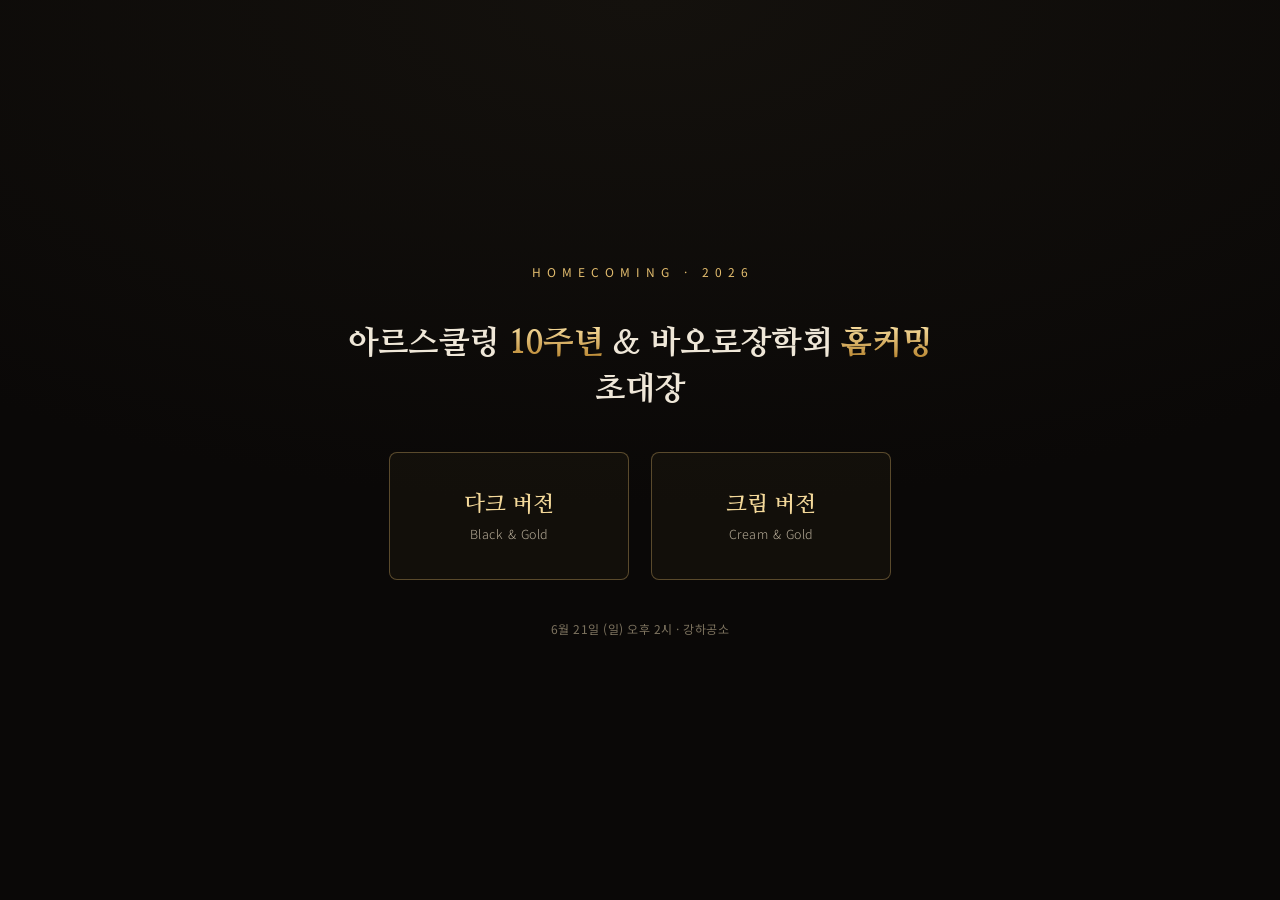
<file: index.html>
<!DOCTYPE html>
<html lang="ko">
<head>
<meta charset="UTF-8">
<meta name="viewport" content="width=device-width, initial-scale=1.0">
<title>아르스쿨링 10주년 초대장</title>
<link rel="preconnect" href="https://fonts.googleapis.com">
<link rel="preconnect" href="https://fonts.gstatic.com" crossorigin>
<link href="https://fonts.googleapis.com/css2?family=Montserrat:wght@600;700&family=Nanum+Myeongjo:wght@400;700;800&family=Noto+Sans+KR:wght@300;400;500&display=swap" rel="stylesheet">
<style>
  *{margin:0;padding:0;box-sizing:border-box;}
  html,body{height:100%;}
  body{
    font-family:'Noto Sans KR',sans-serif;
    background:radial-gradient(120% 80% at 50% 0%, #14110d, #0a0807 70%);
    color:#efe7d8;min-height:100%;
    display:flex;flex-direction:column;align-items:center;justify-content:center;
    gap:40px;padding:48px 20px;text-align:center;
    -webkit-font-smoothing:antialiased;
  }
  .eyebrow{font-size:12px;letter-spacing:.5em;text-indent:.5em;color:#e3bd6e;text-transform:uppercase;}
  h1{
    font-family:'Nanum Myeongjo',serif;font-weight:800;font-size:32px;line-height:1.45;
    letter-spacing:.01em;
  }
  h1 .g{
    background:linear-gradient(180deg,#f4d99a,#b8852f);
    -webkit-background-clip:text;background-clip:text;color:transparent;
  }
  .cards{display:flex;gap:22px;flex-wrap:wrap;justify-content:center;}
  a.card{
    display:flex;flex-direction:column;gap:6px;align-items:center;justify-content:center;
    width:240px;height:128px;text-decoration:none;
    border:1px solid rgba(227,189,110,.34);border-radius:8px;
    color:#efe7d8;transition:all .25s ease;background:rgba(227,189,110,.04);
  }
  a.card:hover{border-color:#e3bd6e;background:rgba(227,189,110,.1);transform:translateY(-3px);}
  a.card .name{font-family:'Nanum Myeongjo',serif;font-weight:700;font-size:22px;color:#f4d99a;}
  a.card .sub{font-size:12.5px;letter-spacing:.04em;color:#b7ac98;font-weight:300;}
  .foot{font-size:12px;color:#7d735f;letter-spacing:.04em;}
</style>
</head>
<body>
  <div class="eyebrow">Homecoming · 2026</div>
  <h1>아르스쿨링 <span class="g">10주년</span> &amp; 바오로장학회 <span class="g">홈커밍</span><br>초대장</h1>
  <div class="cards">
    <a class="card" href="dark.html">
      <span class="name">다크 버전</span>
      <span class="sub">Black &amp; Gold</span>
    </a>
    <a class="card" href="cream.html">
      <span class="name">크림 버전</span>
      <span class="sub">Cream &amp; Gold</span>
    </a>
  </div>
  <div class="foot">6월 21일 (일) 오후 2시 · 강하공소</div>
</body>
</html>
</file>
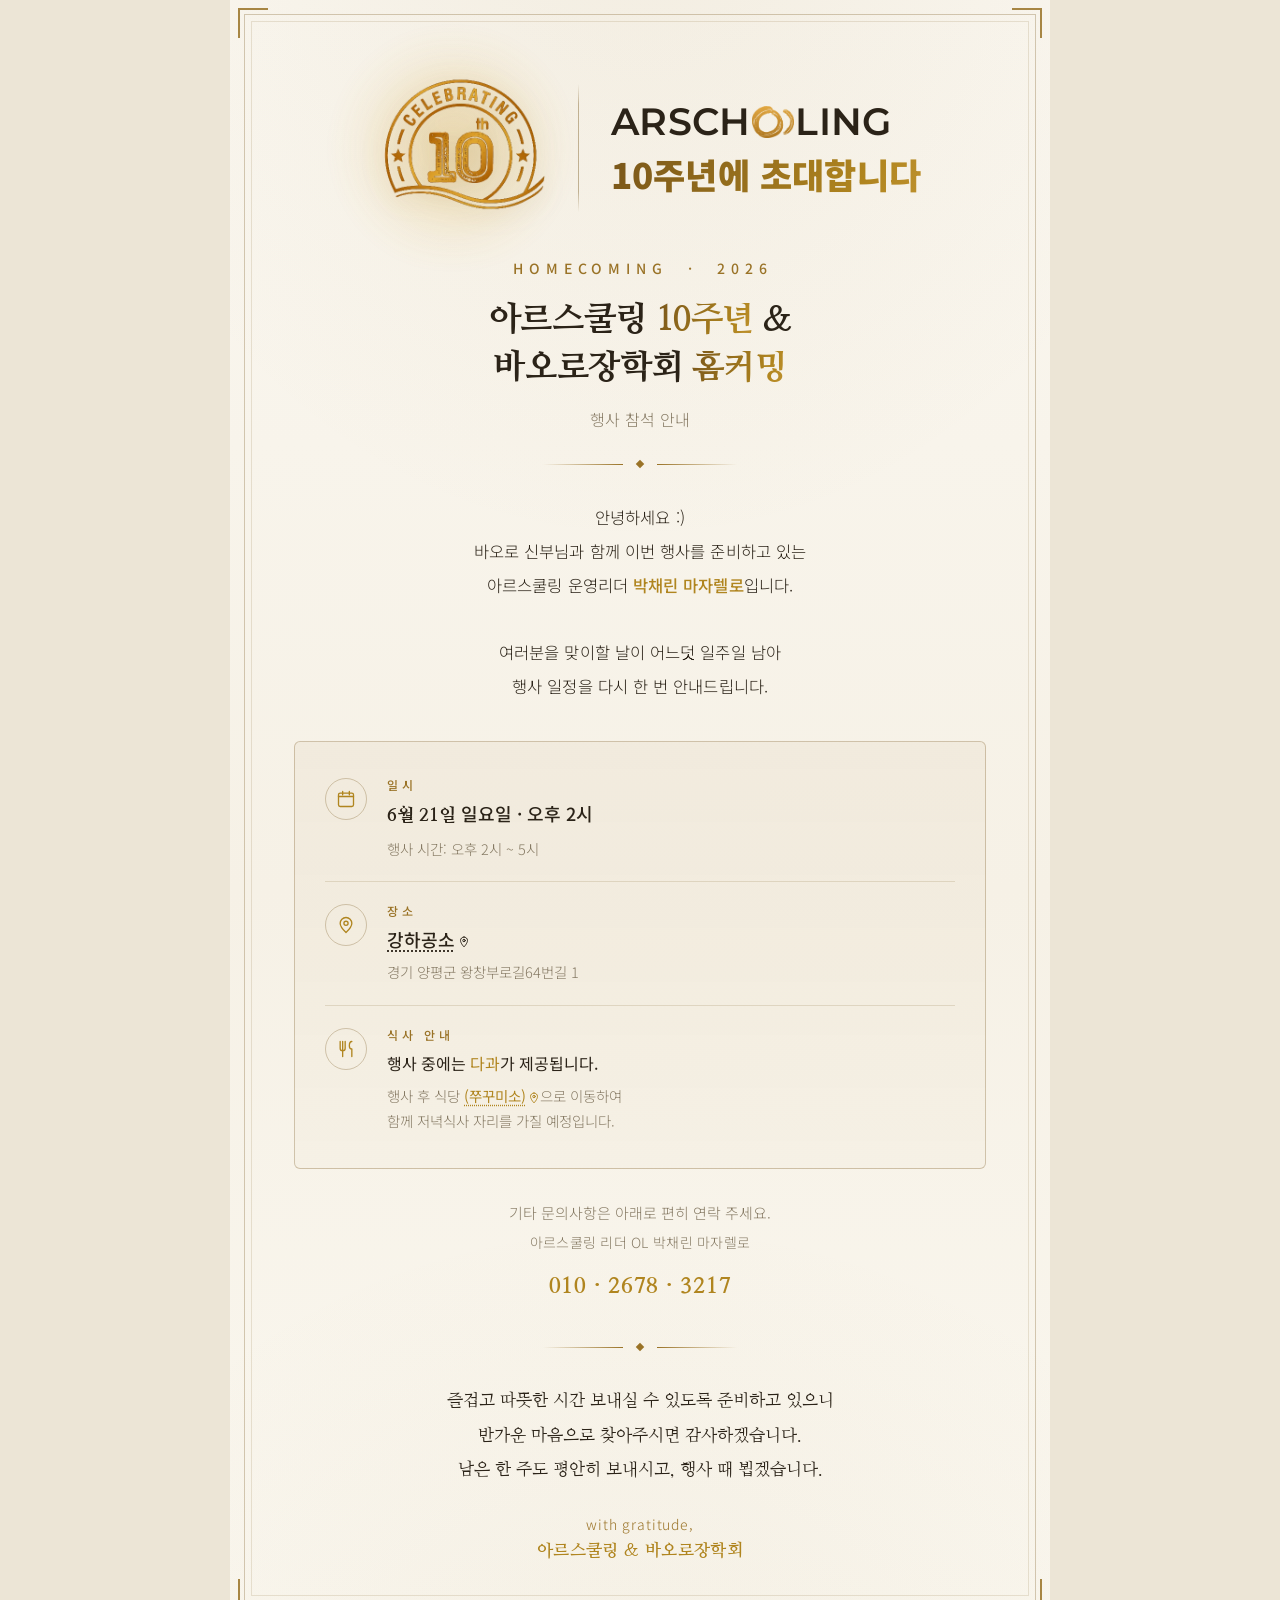
<file: cream.html>
<!DOCTYPE html>
<html lang="ko">
<head>
<meta charset="UTF-8">
<meta name="viewport" content="width=device-width, initial-scale=1.0">
<title>아르스쿨링 10주년 초대장</title>
<meta property="og:title" content="아르스쿨링 10주년 초대장">
<meta property="og:description" content="여기를 눌러 링크를 확인하세요.">
<meta property="og:image" content="https://arschooling.github.io/ar10th/assets/seal-gold-preview-cream.png">
<meta property="og:url" content="https://arschooling.github.io/ar10th/cream.html">
<meta property="og:type" content="website">
<link rel="preconnect" href="https://fonts.googleapis.com">
<link rel="preconnect" href="https://fonts.gstatic.com" crossorigin>
<link href="https://fonts.googleapis.com/css2?family=Montserrat:wght@700;800;900&family=Nanum+Myeongjo:wght@400;700;800&family=Noto+Sans+KR:wght@300;400;500;700;900&display=swap" rel="stylesheet">
<style>
  :root{
    --bg:#fbf8f1;
    --gold:#9a7327;
    --gold-bright:#b0851f;
    --gold-deep:#7a571a;
    --line:rgba(120,88,30,.30);
    --ink:#2b2318;
    --muted:#867a64;
  }
  *{margin:0;padding:0;box-sizing:border-box;}
  html,body{background:#ece5d6;}
  body{
    font-family:'Noto Sans KR',sans-serif;
    display:flex;justify-content:center;
    -webkit-font-smoothing:antialiased;
  }
  .card{
    width:820px;
    position:relative;
    background:
      radial-gradient(120% 70% at 50% -8%, rgba(154,115,39,.08), transparent 60%),
      radial-gradient(140% 60% at 50% 108%, rgba(154,115,39,.06), transparent 55%),
      linear-gradient(180deg,#faf7f0 0%,#f6f1e6 55%,#faf7ef 100%);
    overflow:hidden;
  }
  /* fine inner gold frame */
  .frame{
    position:absolute;inset:14px;
    border:1px solid var(--line);
    pointer-events:none;
  }
  .frame::before{
    content:"";position:absolute;inset:6px;
    border:1px solid rgba(120,88,30,.15);
  }
  .corner{position:absolute;width:30px;height:30px;border:0 solid var(--gold);opacity:.85;}
  .corner.tl{top:8px;left:8px;border-top-width:2px;border-left-width:2px;}
  .corner.tr{top:8px;right:8px;border-top-width:2px;border-right-width:2px;}
  .corner.bl{bottom:8px;left:8px;border-bottom-width:2px;border-left-width:2px;}
  .corner.br{bottom:8px;right:8px;border-bottom-width:2px;border-right-width:2px;}

  .inner{position:relative;padding:60px 64px 56px;}

  /* hero — reconstructed header (clean assets) */
  .hero{
    margin:10px 0 32px;
    display:flex;align-items:center;justify-content:center;gap:32px;
  }
  .hero .sealwrap{position:relative;flex:none;line-height:0;}
  .hero .sealwrap::before{
    content:"";position:absolute;left:50%;top:50%;
    width:138%;height:138%;transform:translate(-50%,-50%);
    background:radial-gradient(circle, rgba(216,166,46,.42) 0%, rgba(216,166,46,.2) 36%, rgba(216,166,46,0) 68%);
    filter:blur(15px);z-index:0;pointer-events:none;
    opacity:.75;
  }
  @keyframes aura{
    0%,100%{opacity:.5;transform:translate(-50%,-50%) scale(.95);}
    50%{opacity:1;transform:translate(-50%,-50%) scale(1.07);}
  }
  .hero .seal{
    position:relative;z-index:1;
    height:156px;width:auto;display:block;
    filter:drop-shadow(0 4px 12px rgba(120,86,20,.18));
  }
  .hero .sealwrap::after{
    content:"";position:absolute;inset:0;pointer-events:none;z-index:2;
    -webkit-mask:url(assets/seal-gold.png?v=2) center/contain no-repeat;
            mask:url(assets/seal-gold.png?v=2) center/contain no-repeat;
    background:linear-gradient(108deg, transparent 44%, rgba(255,251,234,.85) 50%, transparent 56%);
    background-repeat:no-repeat;background-size:260% 100%;
    mix-blend-mode:screen;
    animation:sealshine 5s ease-in-out 1.3s infinite;
  }
  @keyframes sealshine{
    0%{background-position:175% 0;}
    28%{background-position:-65% 0;}
    100%{background-position:-65% 0;}
  }
  .hero .vbar{
    width:1px;flex:none;height:128px;
    background:linear-gradient(180deg,transparent,rgba(120,88,30,.42) 16%,rgba(120,88,30,.42) 84%,transparent);
  }
  .hero .wordblock{display:flex;flex-direction:column;gap:15px;align-items:flex-start;}
  .wordmark{
    display:flex;align-items:center;
    font-family:'Montserrat',sans-serif;font-weight:600;
    font-size:38px;line-height:1;color:var(--ink);letter-spacing:.01em;
  }
  .wordmark .omark{height:.84em;width:auto;display:block;margin:0 .03em;}
  .invite{
    font-family:'Noto Sans KR',sans-serif;font-weight:900;
    font-size:35px;line-height:1.04;letter-spacing:.005em;
    background:linear-gradient(110deg,var(--gold-deep) 0%,var(--gold-bright) 30%,#cf9f3f 47%,var(--gold-bright) 64%,var(--gold-deep) 100%);
    background-size:280% 100%;
    -webkit-background-clip:text;background-clip:text;color:transparent;
    animation:shine 8s ease-in-out 1s infinite;
  }

  .eyebrow{
    text-align:center;font-size:14px;letter-spacing:.42em;
    color:var(--gold);font-weight:500;text-indent:.42em;
    margin-bottom:18px;text-transform:uppercase;
  }
  .divider{display:flex;align-items:center;justify-content:center;gap:14px;margin:0 auto 22px;}
  .divider .l{height:1px;width:80px;background:linear-gradient(90deg,transparent,var(--gold));}
  .divider .l.r{background:linear-gradient(90deg,var(--gold),transparent);}
  .divider .dot{width:6px;height:6px;background:var(--gold);transform:rotate(45deg);}

  h1{
    font-family:'Nanum Myeongjo',serif;
    text-align:center;color:var(--ink);
    font-weight:800;font-size:34px;line-height:1.42;
    letter-spacing:-.01em;text-wrap:balance;
  }
  h1 .accent{
    background:linear-gradient(180deg,var(--gold-bright),var(--gold-deep));
    -webkit-background-clip:text;background-clip:text;color:transparent;
  }
  .subhead{
    text-align:center;color:var(--muted);font-size:16px;font-weight:300;
    margin-top:14px;letter-spacing:.02em;
  }

  .greet{
    margin-top:34px;color:var(--ink);font-weight:300;
    font-size:16.5px;line-height:2.05;letter-spacing:.005em;
    text-align:center;text-wrap:pretty;
  }
  .greet .who{color:var(--gold-bright);font-weight:500;}

  /* details */
  .details{
    margin-top:38px;
    border:1px solid var(--line);
    background:linear-gradient(180deg,rgba(154,115,39,.05),rgba(154,115,39,.018));
    border-radius:6px;
    padding:14px 30px;
  }
  .row{display:flex;gap:20px;padding:20px 0;align-items:flex-start;}
  .row + .row{border-top:1px solid rgba(120,88,30,.16);}
  .ic{
    flex:none;width:42px;height:42px;border-radius:50%;
    border:1px solid var(--line);
    display:flex;align-items:center;justify-content:center;
    margin-top:2px;
  }
  .ic svg{width:20px;height:20px;stroke:var(--gold-bright);fill:none;stroke-width:1.6;stroke-linecap:round;stroke-linejoin:round;}
  .row .body{flex:1;}
  .row .label{
    font-size:12px;letter-spacing:.34em;color:var(--gold);
    font-weight:500;text-transform:uppercase;margin-bottom:7px;
  }
  .row .val{color:var(--ink);font-size:18px;font-weight:500;line-height:1.5;}
  .row .val .big{font-family:'Nanum Myeongjo',serif;font-weight:800;}
  .row .sub{color:var(--muted);font-size:14.5px;font-weight:300;line-height:1.75;margin-top:6px;}
  .row .sub .em{color:var(--gold-bright);font-weight:400;}
  .map-trigger{cursor:pointer;text-decoration:underline;text-underline-offset:3px;text-decoration-style:dotted;}
  .map-overlay{display:none;position:fixed;inset:0;background:rgba(0,0,0,.6);z-index:1000;align-items:flex-end;justify-content:center;padding-bottom:32px;}
  .map-overlay.on{display:flex;}
  .map-popup{background:#2b2318;border-radius:16px;padding:28px 24px 20px;width:min(320px,90vw);text-align:center;}
  .map-popup p{font-size:12px;color:rgba(255,255,255,.45);letter-spacing:.12em;text-transform:uppercase;margin-bottom:18px;}
  .map-popup .map-choices{display:flex;flex-direction:column;gap:10px;}
  .map-popup .map-choice{display:block;padding:13px 0;border-radius:10px;font-size:15px;font-weight:500;letter-spacing:.04em;text-decoration:none;background:rgba(255,255,255,.07);color:#e8c97a;transition:background .18s;}
  .map-popup .map-choice:hover{background:rgba(255,255,255,.13);}
  .map-popup .map-cancel{margin-top:14px;padding:11px 0;font-size:14px;color:rgba(255,255,255,.35);cursor:pointer;letter-spacing:.04em;}
  .map-popup .map-cancel:hover{color:rgba(255,255,255,.6);}

  .contact{
    margin-top:30px;text-align:center;
    color:var(--muted);font-size:15px;font-weight:300;line-height:1.9;
  }
  .contact .num{
    display:block;margin-top:10px;
    font-family:'Nanum Myeongjo',serif;font-weight:800;font-size:22px;
    color:var(--gold-bright);letter-spacing:.04em;
    text-decoration:none;
  }
  .contact .chips{display:flex;gap:8px;justify-content:center;margin-top:12px;}
  .contact .chip{
    border:1px solid var(--line);border-radius:999px;
    padding:6px 16px;font-size:13px;color:var(--gold);font-weight:400;letter-spacing:.02em;
  }

  .closing{
    margin-top:34px;text-align:center;
    font-family:'Nanum Myeongjo',serif;
    color:var(--ink);font-size:16.5px;line-height:2.1;font-weight:400;
    text-wrap:pretty;
  }
  .signoff{
    margin-top:26px;text-align:center;color:var(--gold);
    font-size:14px;font-weight:300;letter-spacing:.06em;
  }
  .signoff .org{
    display:block;font-family:'Nanum Myeongjo',serif;font-weight:700;
    color:var(--gold-bright);font-size:17px;letter-spacing:.02em;margin-top:6px;
  }

  /* ── motion ── */
  .hero{position:relative;}
  .hero .sheen{
    position:absolute;top:-20%;left:-75%;width:55%;height:140%;
    background:linear-gradient(105deg,
      rgba(255,245,225,0) 0%,
      rgba(255,245,225,.0) 38%,
      rgba(255,248,232,.45) 50%,
      rgba(255,245,225,0) 62%,
      rgba(255,245,225,0) 100%);
    transform:skewX(-16deg);
    pointer-events:none;mix-blend-mode:screen;
    animation:sheen 7s cubic-bezier(.5,0,.2,1) 1.4s infinite;
  }
  @keyframes sheen{
    0%{left:-75%;}
    14%{left:135%;}
    100%{left:135%;}
  }
  /* animated shine on the gold headline text */
  h1 .accent{
    background:linear-gradient(110deg,var(--gold-deep) 0%,var(--gold-bright) 30%,#cf9f3f 47%,var(--gold-bright) 64%,var(--gold-deep) 100%);
    background-size:280% 100%;
    -webkit-background-clip:text;background-clip:text;color:transparent;
    animation:shine 8s ease-in-out 1s infinite;
  }
  @keyframes shine{
    0%{background-position:120% 0;}
    45%{background-position:-40% 0;}
    100%{background-position:-40% 0;}
  }
  /* scroll reveal */
  .reveal{
    opacity:0;transform:translateY(30px);
    transition:opacity 1s cubic-bezier(.22,.61,.36,1), transform 1s cubic-bezier(.22,.61,.36,1);
    will-change:opacity,transform;
  }
  .reveal.in{opacity:1;transform:none;}
  .hero.reveal{transform:translateY(20px) scale(.985);}
  .hero.reveal.in{transform:none;}

  @media (prefers-reduced-motion: reduce){
    .reveal{opacity:1;transform:none;transition:none;}
    .hero .sheen{animation:none;display:none;}
    .hero .sealwrap::after{animation:none;display:none;}
    .hero .sealwrap::before{animation:none;}
    .invite{animation:none;}
    h1 .accent{animation:none;}
  }

  @media (max-width: 860px){
    .card{width:100%;}
    .inner{padding:44px 28px 44px;}
    .frame{inset:8px;}
    .corner.tl{top:2px;left:2px;}
    .corner.tr{top:2px;right:2px;}
    .corner.bl{bottom:2px;left:2px;}
    .corner.br{bottom:2px;right:2px;}
  }
  @media (max-width: 520px){
    .inner{padding:36px 20px 36px;}
    .hero{flex-direction:column;gap:16px;margin-bottom:24px;}
    .hero .vbar{width:80px;height:1px;
      background:linear-gradient(90deg,transparent,rgba(120,88,30,.42) 16%,rgba(120,88,30,.42) 84%,transparent);}
    .hero .seal{height:120px;}
    .hero .wordblock{align-items:center;}
    .wordmark{font-size:28px;}
    .invite{font-size:24px;text-align:center;}
    h1{font-size:26px;}
    .greet{font-size:15px;}
    .details{padding:10px 16px;}
    .row .val{font-size:16px;}
    .contact .num{font-size:19px;}
    .closing{font-size:15px;}
  }
</style>
</head>
<body>
  <div class="card" data-screen-label="초대장">
    <div class="frame"></div>
    <span class="corner tl"></span><span class="corner tr"></span>
    <span class="corner bl"></span><span class="corner br"></span>

    <div class="inner">
      <div class="hero reveal">
        <span class="sealwrap"><img class="seal" src="assets/seal-gold.png?v=2" alt="Celebrating 10th"></span>
        <span class="vbar"></span>
        <div class="wordblock">
          <div class="wordmark">ARSCH<img class="omark" src="assets/logo-mark-gold.png?v=3" alt="O">LING</div>
          <div class="invite">10주년에 초대합니다</div>
        </div>
      </div>

      <div class="eyebrow reveal">Homecoming &nbsp;·&nbsp; 2026</div>

      <h1 class="reveal">아르스쿨링 <span class="accent">10주년</span> &amp; <br>바오로장학회 <span class="accent">홈커밍</span></h1>
      <p class="subhead reveal">행사 참석 안내</p>

      <div class="divider reveal" style="margin-top:30px;">
        <span class="l"></span><span class="dot"></span><span class="l r"></span>
      </div>

      <p class="greet reveal">
        안녕하세요 :)<br>
        바오로 신부님과 함께 이번 행사를 준비하고 있는<br>
        아르스쿨링 운영리더 <span class="who">박채린 마자렐로</span>입니다.<br><br>
        여러분을 맞이할 날이 어느덧 일주일 남아<br>
        행사 일정을 다시 한 번 안내드립니다.
      </p>

      <div class="details reveal">
        <div class="row">
          <span class="ic"><svg viewBox="0 0 24 24"><rect x="3" y="5" width="18" height="16" rx="2"/><path d="M3 9h18M8 3v4M16 3v4"/></svg></span>
          <div class="body">
            <div class="label">일시</div>
            <div class="val"><span class="big">6월 21일</span> 일요일 · 오후 2시</div>
            <div class="sub">행사 시간: 오후 2시 ~ 5시</div>
          </div>
        </div>
        <div class="row">
          <span class="ic"><svg viewBox="0 0 24 24"><path d="M12 21s7-6.3 7-11a7 7 0 0 0-14 0c0 4.7 7 11 7 11z"/><circle cx="12" cy="10" r="2.5"/></svg></span>
          <div class="body">
            <div class="label">장소</div>
            <div class="val"><span class="map-trigger" onclick="openMap('경기 양평군 왕창부로길64번길 1','강하공소')">강하공소<svg viewBox="0 0 24 24" fill="none" style="width:12px;height:12px;display:inline-block;vertical-align:middle;margin-left:3px;margin-bottom:1px;stroke:currentColor;stroke-width:2;stroke-linecap:round;stroke-linejoin:round;"><path d="M12 2C8.13 2 5 5.13 5 9c0 5.25 7 13 7 13s7-7.75 7-13c0-3.87-3.13-7-7-7z"/><circle cx="12" cy="9" r="2.5"/></svg></span></div>
            <div class="sub">경기 양평군 왕창부로길64번길 1</div>
          </div>
        </div>
        <div class="row">
          <span class="ic"><svg viewBox="0 0 24 24"><path d="M5 3v8a3 3 0 0 0 6 0V3M8 3v18M19 3c-1.6 0-3 2.2-3 5s1.4 4 3 4v9"/></svg></span>
          <div class="body">
            <div class="label">식사 안내</div>
            <div class="val" style="font-size:16px;font-weight:400;line-height:1.7;">행사 중에는 <span style="color:var(--gold-bright)">다과</span>가 제공됩니다.</div>
            <div class="sub">행사 후 식당 <span class="em map-trigger" onclick="openMap('경기 광주시 퇴촌면 정영로 756','쭈꾸미소')">(쭈꾸미소)<svg viewBox="0 0 24 24" fill="none" style="width:12px;height:12px;display:inline-block;vertical-align:middle;margin-left:2px;margin-bottom:1px;stroke:currentColor;stroke-width:2;stroke-linecap:round;stroke-linejoin:round;"><path d="M12 2C8.13 2 5 5.13 5 9c0 5.25 7 13 7 13s7-7.75 7-13c0-3.87-3.13-7-7-7z"/><circle cx="12" cy="9" r="2.5"/></svg></span>으로 이동하여<br>함께 저녁식사 자리를 가질 예정입니다.</div>
          </div>
        </div>
      </div>

      <div class="contact reveal">
        기타 문의사항은 아래로 편히 연락 주세요.<br>
        <span style="font-size:14px;letter-spacing:.02em;">아르스쿨링 리더 OL 박채린 마자렐로</span>
        <a class="num" href="tel:01026783217">010 · 2678 · 3217</a>
      </div>

      <div class="divider reveal" style="margin-top:36px;">
        <span class="l"></span><span class="dot"></span><span class="l r"></span>
      </div>

      <p class="closing reveal">
        즐겁고 따뜻한 시간 보내실 수 있도록 준비하고 있으니<br>
        반가운 마음으로 찾아주시면 감사하겠습니다.<br>
        남은 한 주도 평안히 보내시고, 행사 때 뵙겠습니다.
      </p>

      <p class="signoff reveal">
        with gratitude,
        <span class="org">아르스쿨링 &amp; 바오로장학회</span>
      </p>
    </div>
  </div>

  <script>
    (function(){
      var reduce = window.matchMedia && window.matchMedia('(prefers-reduced-motion: reduce)').matches;
      var els = document.querySelectorAll('.reveal');
      if(reduce || !('IntersectionObserver' in window)){
        els.forEach(function(el){ el.classList.add('in'); });
        return;
      }
      var io = new IntersectionObserver(function(entries){
        var shown = entries.filter(function(e){ return e.isIntersecting; });
        shown.forEach(function(e, i){
          e.target.style.transitionDelay = (i * 0.11) + 's';
          e.target.classList.add('in');
          io.unobserve(e.target);
        });
      }, { threshold: 0.05, rootMargin: '0px 0px 40px 0px' });
      els.forEach(function(el){ io.observe(el); });
    })();
  </script>
  <script>
    function openMap(query, title) {
      var q = encodeURIComponent(query);
      document.getElementById('mapTitle').textContent = title;
      document.getElementById('mapNaver').href = 'https://map.naver.com/v5/search/' + query;
      document.getElementById('mapKakao').href = 'https://map.kakao.com/?q=' + q;
      document.getElementById('mapGoogle').href = 'https://maps.google.com/?q=' + q;
      document.getElementById('mapPopup').classList.add('on');
    }
  </script>

  <div class="map-overlay" id="mapPopup" onclick="if(event.target===this)this.classList.remove('on')">
    <div class="map-popup">
      <p id="mapTitle">지도 앱을 선택해주세요</p>
      <div class="map-choices">
        <a class="map-choice" id="mapNaver" href="#" target="_blank" rel="noopener" onclick="document.getElementById('mapPopup').classList.remove('on')">네이버 지도</a>
        <a class="map-choice" id="mapKakao" href="#" target="_blank" rel="noopener" onclick="document.getElementById('mapPopup').classList.remove('on')">카카오맵</a>
        <a class="map-choice" id="mapGoogle" href="#" target="_blank" rel="noopener" onclick="document.getElementById('mapPopup').classList.remove('on')">구글 지도</a>
      </div>
      <div class="map-cancel" onclick="document.getElementById('mapPopup').classList.remove('on')">닫기</div>
    </div>
  </div>
</body>
</html>
</file>
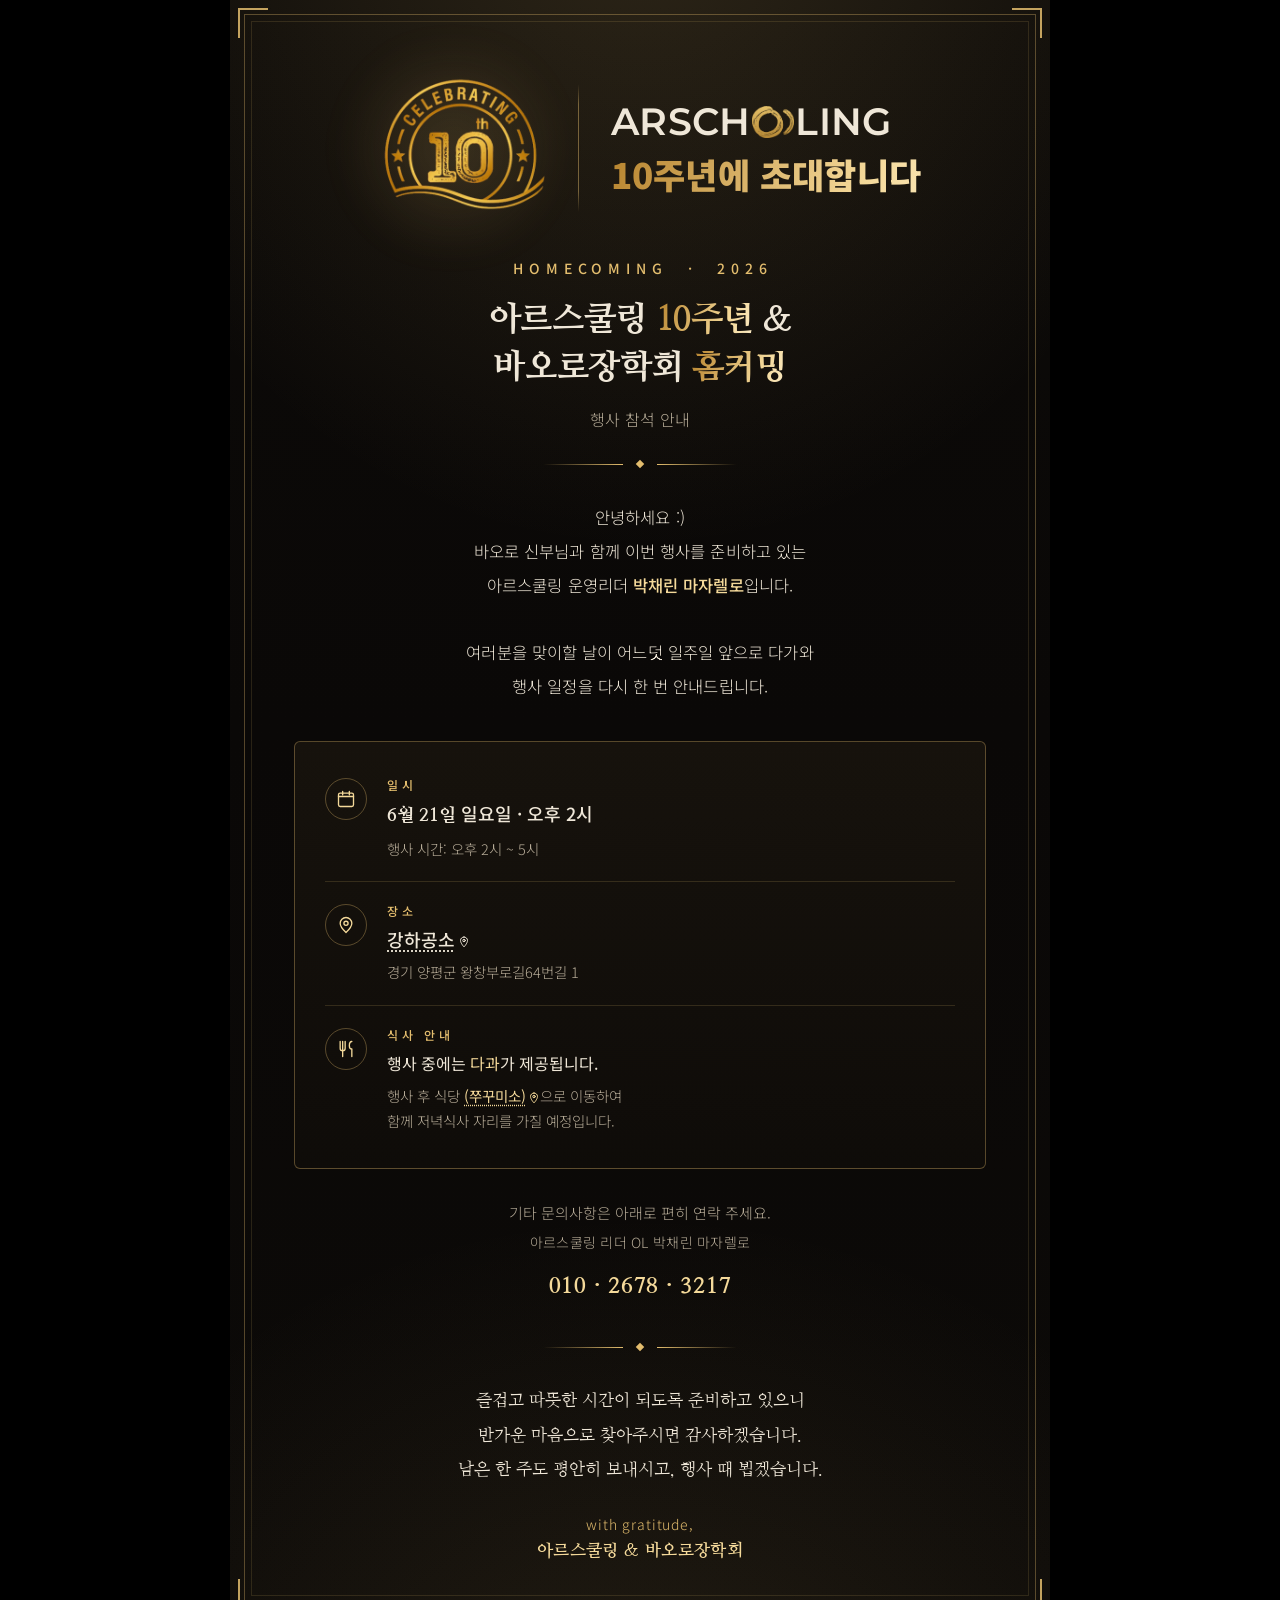
<file: dark.html>
<!DOCTYPE html>
<html lang="ko">
<head>
<meta charset="UTF-8">
<meta name="viewport" content="width=device-width, initial-scale=1.0">
<title>아르스쿨링 10주년 초대장</title>
<meta property="og:title" content="아르스쿨링 10주년 초대장">
<meta property="og:description" content="여기를 눌러 링크를 확인하세요.">
<meta property="og:image" content="https://arschooling.github.io/ar10th/assets/seal-gold-preview-dark.png">
<meta property="og:url" content="https://arschooling.github.io/ar10th/dark.html">
<meta property="og:type" content="website">
<link rel="preconnect" href="https://fonts.googleapis.com">
<link rel="preconnect" href="https://fonts.gstatic.com" crossorigin>
<link href="https://fonts.googleapis.com/css2?family=Montserrat:wght@600;700;800&family=Nanum+Myeongjo:wght@400;700;800&family=Noto+Sans+KR:wght@300;400;500;700;900&display=swap" rel="stylesheet">
<style>
  :root{
    --bg:#0a0807;
    --gold:#e3bd6e;
    --gold-bright:#f4d99a;
    --gold-deep:#b8852f;
    --line:rgba(227,189,110,.34);
    --ink:#efe7d8;
    --muted:#b7ac98;
  }
  *{margin:0;padding:0;box-sizing:border-box;}
  html,body{background:#000;}
  body{
    font-family:'Noto Sans KR',sans-serif;
    display:flex;justify-content:center;
    -webkit-font-smoothing:antialiased;
  }
  .card{
    width:820px;
    position:relative;
    background:
      radial-gradient(120% 70% at 50% -8%, rgba(227,189,110,.16), transparent 60%),
      radial-gradient(140% 60% at 50% 108%, rgba(227,189,110,.10), transparent 55%),
      linear-gradient(180deg,#0c0a08 0%,#0a0807 45%,#0c0a08 100%);
    overflow:hidden;
  }
  /* fine inner gold frame */
  .frame{
    position:absolute;inset:14px;
    border:1px solid var(--line);
    pointer-events:none;
  }
  .frame::before{
    content:"";position:absolute;inset:6px;
    border:1px solid rgba(227,189,110,.14);
  }
  .corner{position:absolute;width:30px;height:30px;border:0 solid var(--gold);opacity:.85;}
  .corner.tl{top:8px;left:8px;border-top-width:2px;border-left-width:2px;}
  .corner.tr{top:8px;right:8px;border-top-width:2px;border-right-width:2px;}
  .corner.bl{bottom:8px;left:8px;border-bottom-width:2px;border-left-width:2px;}
  .corner.br{bottom:8px;right:8px;border-bottom-width:2px;border-right-width:2px;}

  .inner{position:relative;padding:60px 64px 56px;}

  /* hero — reconstructed header (clean assets) */
  .hero{
    margin:10px 0 32px;
    display:flex;align-items:center;justify-content:center;gap:32px;
  }
  .hero .sealwrap{position:relative;flex:none;line-height:0;}
  .hero .sealwrap::before{
    content:"";position:absolute;left:50%;top:50%;
    width:128%;height:128%;transform:translate(-50%,-50%);
    background:radial-gradient(circle, rgba(238,200,120,.26) 0%, rgba(230,188,108,.13) 42%, rgba(230,188,108,0) 72%);
    filter:blur(20px);z-index:0;pointer-events:none;opacity:.6;
  }
  .hero .seal{
    position:relative;z-index:1;
    height:156px;width:auto;display:block;
  }
  .hero .sealwrap::after{
    content:"";position:absolute;inset:0;pointer-events:none;z-index:2;
    -webkit-mask:url(assets/seal-gold-dark.png) center/contain no-repeat;
            mask:url(assets/seal-gold-dark.png) center/contain no-repeat;
    background:linear-gradient(108deg, transparent 44%, rgba(255,250,236,.8) 50%, transparent 56%);
    background-repeat:no-repeat;background-size:260% 100%;
    mix-blend-mode:screen;
    animation:sealshine 5s ease-in-out 1.3s infinite;
  }
  @keyframes sealshine{
    0%{background-position:175% 0;}
    28%{background-position:-65% 0;}
    100%{background-position:-65% 0;}
  }
  .hero .vbar{
    width:1px;flex:none;height:128px;
    background:linear-gradient(180deg,transparent,rgba(227,189,110,.45) 16%,rgba(227,189,110,.45) 84%,transparent);
  }
  .hero .wordblock{display:flex;flex-direction:column;gap:15px;align-items:flex-start;}
  .wordmark{
    display:flex;align-items:center;
    font-family:'Montserrat',sans-serif;font-weight:600;
    font-size:38px;line-height:1;color:var(--ink);letter-spacing:.01em;
  }
  .wordmark .omark{height:.84em;width:auto;display:block;margin:0 .03em;}
  .invite{
    font-family:'Noto Sans KR',sans-serif;font-weight:900;
    font-size:35px;line-height:1.04;letter-spacing:.005em;
    background:linear-gradient(110deg,var(--gold-deep) 0%,var(--gold-bright) 30%,#fff2cf 47%,var(--gold-bright) 64%,var(--gold-deep) 100%);
    background-size:280% 100%;
    -webkit-background-clip:text;background-clip:text;color:transparent;
    animation:shine 8s ease-in-out 1s infinite;
  }

  .eyebrow{
    text-align:center;font-size:14px;letter-spacing:.42em;
    color:var(--gold);font-weight:500;text-indent:.42em;
    margin-bottom:18px;text-transform:uppercase;
  }
  .divider{display:flex;align-items:center;justify-content:center;gap:14px;margin:0 auto 22px;}
  .divider .l{height:1px;width:80px;background:linear-gradient(90deg,transparent,var(--gold));}
  .divider .l.r{background:linear-gradient(90deg,var(--gold),transparent);}
  .divider .dot{width:6px;height:6px;background:var(--gold);transform:rotate(45deg);}

  h1{
    font-family:'Nanum Myeongjo',serif;
    text-align:center;color:var(--ink);
    font-weight:800;font-size:34px;line-height:1.42;
    letter-spacing:-.01em;text-wrap:balance;
  }
  h1 .accent{
    background:linear-gradient(180deg,var(--gold-bright),var(--gold-deep));
    -webkit-background-clip:text;background-clip:text;color:transparent;
  }
  .subhead{
    text-align:center;color:var(--muted);font-size:16px;font-weight:300;
    margin-top:14px;letter-spacing:.02em;
  }

  .greet{
    margin-top:34px;color:var(--ink);font-weight:300;
    font-size:16.5px;line-height:2.05;letter-spacing:.005em;
    text-align:center;text-wrap:pretty;
  }
  .greet .who{color:var(--gold-bright);font-weight:500;}

  /* details */
  .details{
    margin-top:38px;
    border:1px solid var(--line);
    background:linear-gradient(180deg,rgba(227,189,110,.06),rgba(227,189,110,.02));
    border-radius:6px;
    padding:14px 30px;
  }
  .row{display:flex;gap:20px;padding:20px 0;align-items:flex-start;}
  .row + .row{border-top:1px solid rgba(227,189,110,.16);}
  .ic{
    flex:none;width:42px;height:42px;border-radius:50%;
    border:1px solid var(--line);
    display:flex;align-items:center;justify-content:center;
    margin-top:2px;
  }
  .ic svg{width:20px;height:20px;stroke:var(--gold-bright);fill:none;stroke-width:1.6;stroke-linecap:round;stroke-linejoin:round;}
  .row .body{flex:1;}
  .row .label{
    font-size:12px;letter-spacing:.34em;color:var(--gold);
    font-weight:500;text-transform:uppercase;margin-bottom:7px;
  }
  .row .val{color:var(--ink);font-size:18px;font-weight:500;line-height:1.5;}
  .row .val .big{font-family:'Nanum Myeongjo',serif;font-weight:800;}
  .row .sub{color:var(--muted);font-size:14.5px;font-weight:300;line-height:1.75;margin-top:6px;}
  .row .sub .em{color:var(--gold-bright);font-weight:400;}
  .map-trigger{cursor:pointer;text-decoration:underline;text-underline-offset:3px;text-decoration-style:dotted;}
  .map-overlay{display:none;position:fixed;inset:0;background:rgba(0,0,0,.6);z-index:1000;align-items:flex-end;justify-content:center;padding-bottom:32px;}
  .map-overlay.on{display:flex;}
  .map-popup{background:#1a1612;border-radius:16px;padding:28px 24px 20px;width:min(320px,90vw);text-align:center;}
  .map-popup p{font-size:12px;color:rgba(255,255,255,.45);letter-spacing:.12em;text-transform:uppercase;margin-bottom:18px;}
  .map-popup .map-choices{display:flex;flex-direction:column;gap:10px;}
  .map-popup .map-choice{display:block;padding:13px 0;border-radius:10px;font-size:15px;font-weight:500;letter-spacing:.04em;text-decoration:none;background:rgba(255,255,255,.07);color:#e8c97a;transition:background .18s;}
  .map-popup .map-choice:hover{background:rgba(255,255,255,.13);}
  .map-popup .map-cancel{margin-top:14px;padding:11px 0;font-size:14px;color:rgba(255,255,255,.35);cursor:pointer;letter-spacing:.04em;}
  .map-popup .map-cancel:hover{color:rgba(255,255,255,.6);}

  .contact{
    margin-top:30px;text-align:center;
    color:var(--muted);font-size:15px;font-weight:300;line-height:1.9;
  }
  .contact .num{
    display:block;margin-top:10px;
    font-family:'Nanum Myeongjo',serif;font-weight:800;font-size:22px;
    color:var(--gold-bright);letter-spacing:.04em;
    text-decoration:none;
  }
  .contact .chips{display:flex;gap:8px;justify-content:center;margin-top:12px;}
  .contact .chip{
    border:1px solid var(--line);border-radius:999px;
    padding:6px 16px;font-size:13px;color:var(--gold);font-weight:400;letter-spacing:.02em;
  }

  .closing{
    margin-top:34px;text-align:center;
    font-family:'Nanum Myeongjo',serif;
    color:var(--ink);font-size:16.5px;line-height:2.1;font-weight:400;
    text-wrap:pretty;
  }
  .signoff{
    margin-top:26px;text-align:center;color:var(--gold);
    font-size:14px;font-weight:300;letter-spacing:.06em;
  }
  .signoff .org{
    display:block;font-family:'Nanum Myeongjo',serif;font-weight:700;
    color:var(--gold-bright);font-size:17px;letter-spacing:.02em;margin-top:6px;
  }

  /* ── motion ── */
  .hero{position:relative;}
  .hero .sheen{
    position:absolute;top:-20%;left:-75%;width:55%;height:140%;
    background:linear-gradient(105deg,
      rgba(255,245,225,0) 0%,
      rgba(255,245,225,.0) 38%,
      rgba(255,248,232,.45) 50%,
      rgba(255,245,225,0) 62%,
      rgba(255,245,225,0) 100%);
    transform:skewX(-16deg);
    pointer-events:none;mix-blend-mode:screen;
    animation:sheen 7s cubic-bezier(.5,0,.2,1) 1.4s infinite;
  }
  @keyframes sheen{
    0%{left:-75%;}
    14%{left:135%;}
    100%{left:135%;}
  }
  /* animated shine on the gold headline text */
  h1 .accent{
    background:linear-gradient(110deg,var(--gold-deep) 0%,var(--gold-bright) 28%,#fff7e6 46%,var(--gold-bright) 64%,var(--gold-deep) 100%);
    background-size:280% 100%;
    -webkit-background-clip:text;background-clip:text;color:transparent;
    animation:shine 8s ease-in-out 1s infinite;
  }
  @keyframes shine{
    0%{background-position:120% 0;}
    45%{background-position:-40% 0;}
    100%{background-position:-40% 0;}
  }
  /* scroll reveal */
  .reveal{
    opacity:0;transform:translateY(30px);
    transition:opacity 1s cubic-bezier(.22,.61,.36,1), transform 1s cubic-bezier(.22,.61,.36,1);
    will-change:opacity,transform;
  }
  .reveal.in{opacity:1;transform:none;}
  .hero.reveal{transform:translateY(20px) scale(.985);}
  .hero.reveal.in{transform:none;}

  @media (prefers-reduced-motion: reduce){
    .reveal{opacity:1;transform:none;transition:none;}
    .hero .sheen{animation:none;display:none;}
    .hero .sealwrap::after{animation:none;display:none;}
    .invite{animation:none;}
    h1 .accent{animation:none;}
  }

  @media (max-width: 860px){
    .card{width:100%;}
    .inner{padding:44px 28px 44px;}
    .frame{inset:8px;}
    .corner.tl{top:2px;left:2px;}
    .corner.tr{top:2px;right:2px;}
    .corner.bl{bottom:2px;left:2px;}
    .corner.br{bottom:2px;right:2px;}
  }
  @media (max-width: 520px){
    .inner{padding:36px 20px 36px;}
    .hero{flex-direction:column;gap:16px;margin-bottom:24px;}
    .hero .vbar{width:80px;height:1px;
      background:linear-gradient(90deg,transparent,rgba(227,189,110,.45) 16%,rgba(227,189,110,.45) 84%,transparent);}
    .hero .seal{height:120px;}
    .hero .wordblock{align-items:center;}
    .wordmark{font-size:28px;}
    .invite{font-size:24px;text-align:center;}
    h1{font-size:26px;}
    .greet{font-size:15px;}
    .details{padding:10px 16px;}
    .row .val{font-size:16px;}
    .contact .num{font-size:19px;}
    .closing{font-size:15px;}
  }
</style>
</head>
<body>
  <div class="card" data-screen-label="초대장">
    <div class="frame"></div>
    <span class="corner tl"></span><span class="corner tr"></span>
    <span class="corner bl"></span><span class="corner br"></span>

    <div class="inner">
      <div class="hero reveal">
        <span class="sealwrap"><img class="seal" src="assets/seal-gold-dark.png" alt="Celebrating 10th"></span>
        <span class="vbar"></span>
        <div class="wordblock">
          <div class="wordmark">ARSCH<img class="omark" src="assets/logo-mark-dark.png?v=2" alt="O">LING</div>
          <div class="invite">10주년에 초대합니다</div>
        </div>
      </div>

      <div class="eyebrow reveal">Homecoming &nbsp;·&nbsp; 2026</div>

      <h1 class="reveal">아르스쿨링 <span class="accent">10주년</span> &amp; <br>바오로장학회 <span class="accent">홈커밍</span></h1>
      <p class="subhead reveal">행사 참석 안내</p>

      <div class="divider reveal" style="margin-top:30px;">
        <span class="l"></span><span class="dot"></span><span class="l r"></span>
      </div>

      <p class="greet reveal">
        안녕하세요 :)<br>
        바오로 신부님과 함께 이번 행사를 준비하고 있는<br>
        아르스쿨링 운영리더 <span class="who">박채린 마자렐로</span>입니다.<br><br>
        여러분을 맞이할 날이 어느덧 일주일 앞으로 다가와<br>
        행사 일정을 다시 한 번 안내드립니다.
      </p>

      <div class="details reveal">
        <div class="row">
          <span class="ic"><svg viewBox="0 0 24 24"><rect x="3" y="5" width="18" height="16" rx="2"/><path d="M3 9h18M8 3v4M16 3v4"/></svg></span>
          <div class="body">
            <div class="label">일시</div>
            <div class="val"><span class="big">6월 21일</span> 일요일 · 오후 2시</div>
            <div class="sub">행사 시간: 오후 2시 ~ 5시</div>
          </div>
        </div>
        <div class="row">
          <span class="ic"><svg viewBox="0 0 24 24"><path d="M12 21s7-6.3 7-11a7 7 0 0 0-14 0c0 4.7 7 11 7 11z"/><circle cx="12" cy="10" r="2.5"/></svg></span>
          <div class="body">
            <div class="label">장소</div>
            <div class="val"><span class="map-trigger" onclick="openMap('경기 양평군 왕창부로길64번길 1','강하공소')">강하공소<svg viewBox="0 0 24 24" fill="none" style="width:12px;height:12px;display:inline-block;vertical-align:middle;margin-left:3px;margin-bottom:1px;stroke:currentColor;stroke-width:2;stroke-linecap:round;stroke-linejoin:round;"><path d="M12 2C8.13 2 5 5.13 5 9c0 5.25 7 13 7 13s7-7.75 7-13c0-3.87-3.13-7-7-7z"/><circle cx="12" cy="9" r="2.5"/></svg></span></div>
            <div class="sub">경기 양평군 왕창부로길64번길 1</div>
          </div>
        </div>
        <div class="row">
          <span class="ic"><svg viewBox="0 0 24 24"><path d="M5 3v8a3 3 0 0 0 6 0V3M8 3v18M19 3c-1.6 0-3 2.2-3 5s1.4 4 3 4v9"/></svg></span>
          <div class="body">
            <div class="label">식사 안내</div>
            <div class="val" style="font-size:16px;font-weight:400;line-height:1.7;">행사 중에는 <span style="color:var(--gold-bright)">다과</span>가 제공됩니다.</div>
            <div class="sub">행사 후 식당 <span class="em map-trigger" onclick="openMap('경기 광주시 퇴촌면 정영로 756','쭈꾸미소')">(쭈꾸미소)<svg viewBox="0 0 24 24" fill="none" style="width:12px;height:12px;display:inline-block;vertical-align:middle;margin-left:2px;margin-bottom:1px;stroke:currentColor;stroke-width:2;stroke-linecap:round;stroke-linejoin:round;"><path d="M12 2C8.13 2 5 5.13 5 9c0 5.25 7 13 7 13s7-7.75 7-13c0-3.87-3.13-7-7-7z"/><circle cx="12" cy="9" r="2.5"/></svg></span>으로 이동하여<br>함께 저녁식사 자리를 가질 예정입니다.</div>
          </div>
        </div>
      </div>

      <div class="contact reveal">
        기타 문의사항은 아래로 편히 연락 주세요.<br>
        <span style="font-size:14px;letter-spacing:.02em;">아르스쿨링 리더 OL 박채린 마자렐로</span>
        <a class="num" href="tel:01026783217">010 · 2678 · 3217</a>
      </div>

      <div class="divider reveal" style="margin-top:36px;">
        <span class="l"></span><span class="dot"></span><span class="l r"></span>
      </div>

      <p class="closing reveal">
        즐겁고 따뜻한 시간이 되도록 준비하고 있으니<br>
        반가운 마음으로 찾아주시면 감사하겠습니다.<br>
        남은 한 주도 평안히 보내시고, 행사 때 뵙겠습니다.
      </p>

      <p class="signoff reveal">
        with gratitude,
        <span class="org">아르스쿨링 &amp; 바오로장학회</span>
      </p>
    </div>
  </div>

  <script>
    (function(){
      var reduce = window.matchMedia && window.matchMedia('(prefers-reduced-motion: reduce)').matches;
      var els = document.querySelectorAll('.reveal');
      if(reduce || !('IntersectionObserver' in window)){
        els.forEach(function(el){ el.classList.add('in'); });
        return;
      }
      var io = new IntersectionObserver(function(entries){
        var shown = entries.filter(function(e){ return e.isIntersecting; });
        shown.forEach(function(e, i){
          e.target.style.transitionDelay = (i * 0.11) + 's';
          e.target.classList.add('in');
          io.unobserve(e.target);
        });
      }, { threshold: 0.05, rootMargin: '0px 0px 40px 0px' });
      els.forEach(function(el){ io.observe(el); });
    })();
  </script>
  <script>
    function openMap(query, title) {
      var q = encodeURIComponent(query);
      document.getElementById('mapTitle').textContent = title;
      document.getElementById('mapNaver').href = 'https://map.naver.com/v5/search/' + query;
      document.getElementById('mapKakao').href = 'https://map.kakao.com/?q=' + q;
      document.getElementById('mapGoogle').href = 'https://maps.google.com/?q=' + q;
      document.getElementById('mapPopup').classList.add('on');
    }
  </script>

  <div class="map-overlay" id="mapPopup" onclick="if(event.target===this)this.classList.remove('on')">
    <div class="map-popup">
      <p id="mapTitle">지도 앱을 선택해주세요</p>
      <div class="map-choices">
        <a class="map-choice" id="mapNaver" href="#" target="_blank" rel="noopener" onclick="document.getElementById('mapPopup').classList.remove('on')">네이버 지도</a>
        <a class="map-choice" id="mapKakao" href="#" target="_blank" rel="noopener" onclick="document.getElementById('mapPopup').classList.remove('on')">카카오맵</a>
        <a class="map-choice" id="mapGoogle" href="#" target="_blank" rel="noopener" onclick="document.getElementById('mapPopup').classList.remove('on')">구글 지도</a>
      </div>
      <div class="map-cancel" onclick="document.getElementById('mapPopup').classList.remove('on')">닫기</div>
    </div>
  </div>
</body>
</html>
</file>
